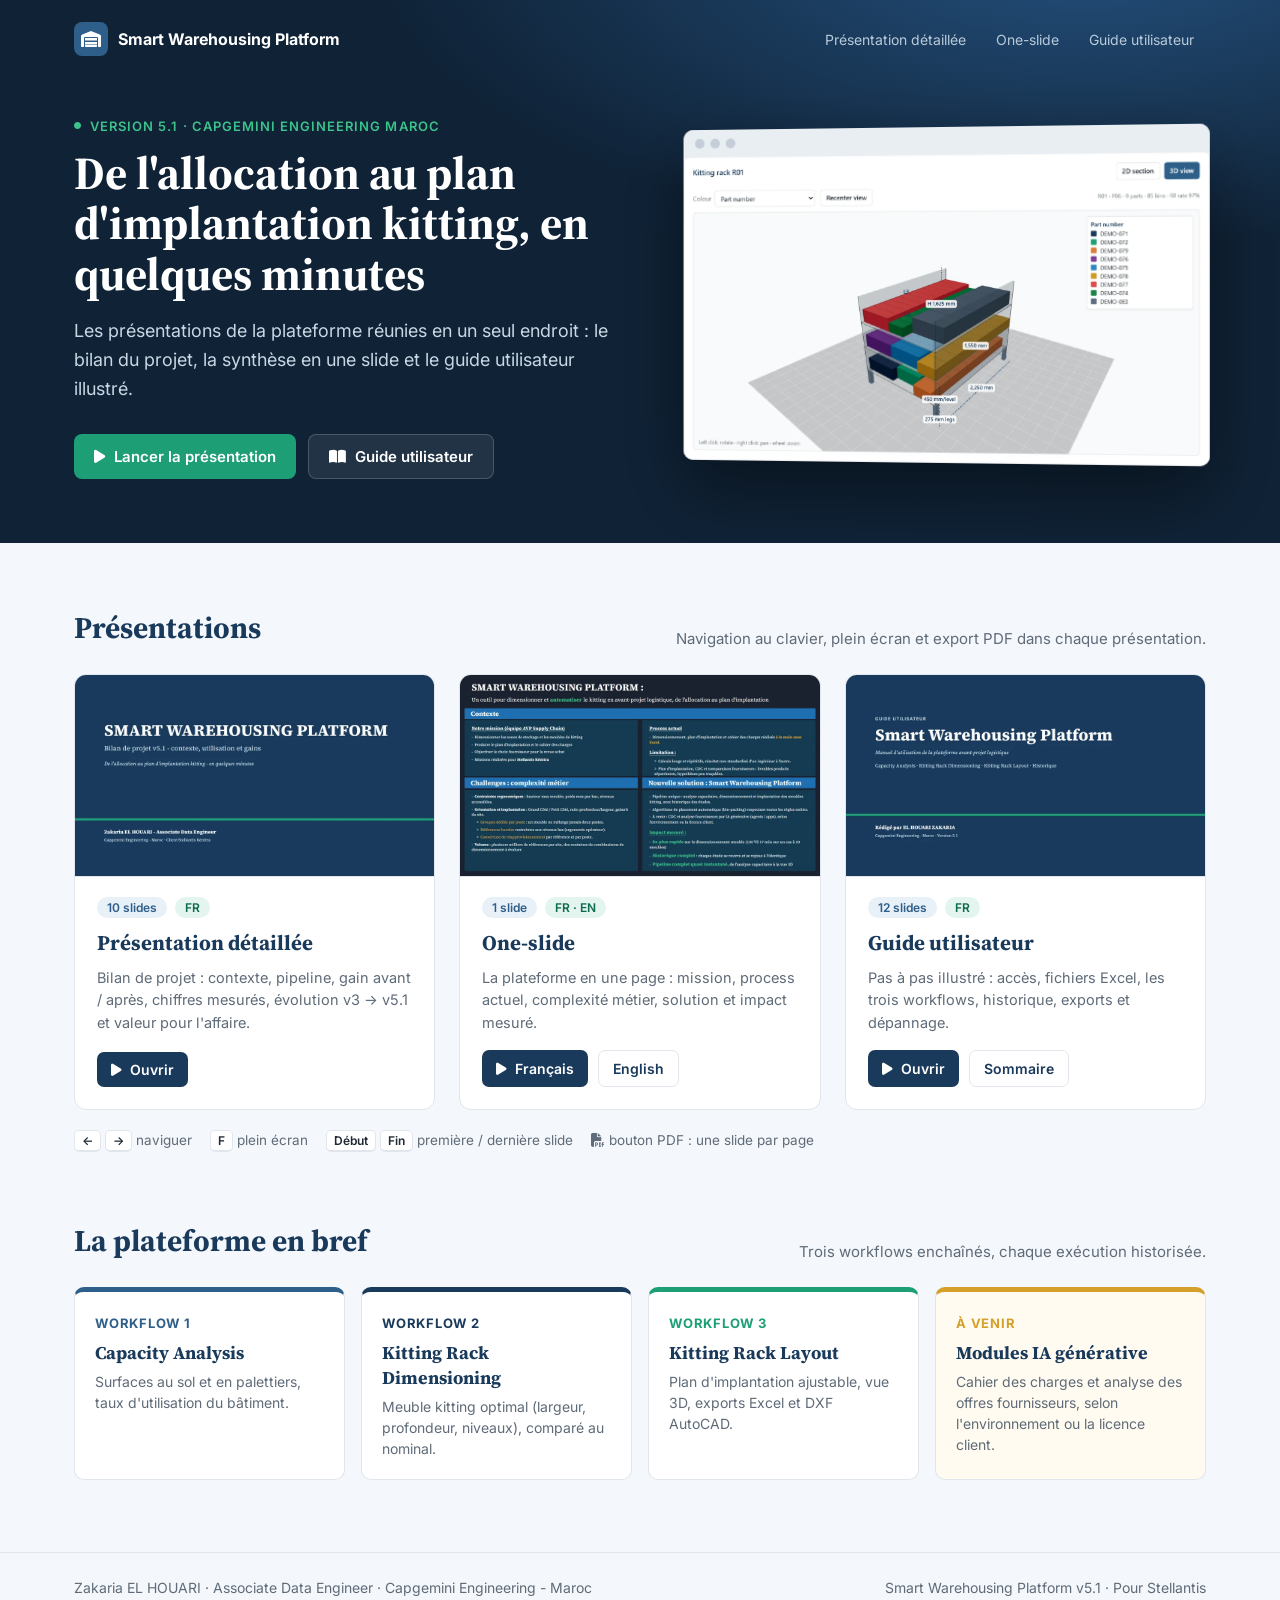
<file: index.html>
<!DOCTYPE html>
<html lang="fr">
<head>
  <meta charset="UTF-8">
  <meta name="viewport" content="width=device-width, initial-scale=1.0">
  <title>Smart Warehousing Platform v5.1 · Présentations</title>
  <meta name="description" content="Présentations de la Smart Warehousing Platform v5.1 : présentation détaillée, one-slide FR/EN et guide utilisateur.">
  <link rel="icon" href="assets/img/favicon.svg" type="image/svg+xml">
  <link rel="preconnect" href="https://fonts.googleapis.com">
  <link rel="preconnect" href="https://fonts.gstatic.com" crossorigin>
  <link href="https://fonts.googleapis.com/css2?family=Inter:wght@400;500;600;700&family=Source+Serif+4:wght@600;700&display=swap" rel="stylesheet">
  <link rel="stylesheet" href="https://cdnjs.cloudflare.com/ajax/libs/font-awesome/6.5.1/css/all.min.css">
  <link rel="stylesheet" href="assets/css/site.css">
</head>
<body>
  <header class="hero">
    <div class="wrap">
      <div class="hero-nav">
        <a class="logo" href="index.html"><span class="logo-mark"><i class="fas fa-warehouse"></i></span> Smart Warehousing Platform</a>
        <nav aria-label="Présentations">
          <a href="details.html">Présentation détaillée</a>
          <a href="one-slide.html">One-slide</a>
          <a href="guide.html">Guide utilisateur</a>
        </nav>
      </div>
      <div class="hero-grid">
        <div>
          <span class="eyebrow"><i class="fas fa-circle" style="font-size: 7px;"></i> Version 5.1 · Capgemini Engineering Maroc</span>
          <h1>De l'allocation au plan d'implantation kitting, en quelques minutes</h1>
          <p class="lead">Les présentations de la plateforme réunies en un seul endroit : le bilan du projet, la synthèse en une slide et le guide utilisateur illustré.</p>
          <div class="hero-actions">
            <a class="btn btn-primary" href="details.html"><i class="fas fa-play"></i> Lancer la présentation</a>
            <a class="btn btn-ghost" href="guide.html"><i class="fas fa-book-open"></i> Guide utilisateur</a>
          </div>
        </div>
        <div class="browser" aria-hidden="true">
          <div class="browser-bar"><i></i><i></i><i></i></div>
          <img src="assets/img/rack-3d.webp" alt="">
        </div>
      </div>
    </div>
  </header>

  <main>
    <section class="block" id="presentations">
      <div class="wrap">
        <div class="block-head">
          <h2>Présentations</h2>
          <p>Navigation au clavier, plein écran et export PDF dans chaque présentation.</p>
        </div>
        <div class="decks">
          <article class="deck-card">
            <a class="thumb" href="details.html"><img src="assets/img/thumb-details.webp" alt="Aperçu : présentation détaillée" loading="lazy"></a>
            <div class="deck-body">
              <div class="meta"><span class="pill">10 slides</span><span class="pill lang">FR</span></div>
              <h3>Présentation détaillée</h3>
              <p>Bilan de projet : contexte, pipeline, gain avant / après, chiffres mesurés, évolution v3 → v5.1 et valeur pour l'affaire.</p>
              <div class="deck-links"><a href="details.html"><i class="fas fa-play"></i> Ouvrir</a></div>
            </div>
          </article>
          <article class="deck-card">
            <a class="thumb" href="one-slide.html"><img src="assets/img/thumb-one-slide.webp" alt="Aperçu : one-slide" loading="lazy"></a>
            <div class="deck-body">
              <div class="meta"><span class="pill">1 slide</span><span class="pill lang">FR · EN</span></div>
              <h3>One-slide</h3>
              <p>La plateforme en une page : mission, process actuel, complexité métier, solution et impact mesuré.</p>
              <div class="deck-links"><a href="one-slide.html#1"><i class="fas fa-play"></i> Français</a><a class="alt" href="one-slide.html#2">English</a></div>
            </div>
          </article>
          <article class="deck-card">
            <a class="thumb" href="guide.html"><img src="assets/img/thumb-guide.webp" alt="Aperçu : guide utilisateur" loading="lazy"></a>
            <div class="deck-body">
              <div class="meta"><span class="pill">12 slides</span><span class="pill lang">FR</span></div>
              <h3>Guide utilisateur</h3>
              <p>Pas à pas illustré : accès, fichiers Excel, les trois workflows, historique, exports et dépannage.</p>
              <div class="deck-links"><a href="guide.html"><i class="fas fa-play"></i> Ouvrir</a><a class="alt" href="guide.html#2">Sommaire</a></div>
            </div>
          </article>
        </div>
        <div class="keys">
          <span><kbd>←</kbd> <kbd>→</kbd> naviguer</span>
          <span><kbd>F</kbd> plein écran</span>
          <span><kbd>Début</kbd> <kbd>Fin</kbd> première / dernière slide</span>
          <span><i class="fas fa-file-pdf"></i> bouton PDF : une slide par page</span>
        </div>
      </div>
    </section>

    <section class="block" id="pipeline">
      <div class="wrap">
        <div class="block-head">
          <h2>La plateforme en bref</h2>
          <p>Trois workflows enchaînés, chaque exécution historisée.</p>
        </div>
        <div class="flow">
          <div class="flow-item" style="--accent: var(--blue);"><span class="n">Workflow 1</span><h4>Capacity Analysis</h4><p>Surfaces au sol et en palettiers, taux d'utilisation du bâtiment.</p></div>
          <div class="flow-item" style="--accent: var(--navy);"><span class="n">Workflow 2</span><h4>Kitting Rack Dimensioning</h4><p>Meuble kitting optimal (largeur, profondeur, niveaux), comparé au nominal.</p></div>
          <div class="flow-item" style="--accent: var(--green);"><span class="n">Workflow 3</span><h4>Kitting Rack Layout</h4><p>Plan d'implantation ajustable, vue 3D, exports Excel et DXF AutoCAD.</p></div>
          <div class="flow-item future" style="--accent: var(--gold);"><span class="n">À venir</span><h4>Modules IA générative</h4><p>Cahier des charges et analyse des offres fournisseurs, selon l'environnement ou la licence client.</p></div>
        </div>
      </div>
    </section>
  </main>

  <footer class="site">
    <div class="wrap">
      <span>Zakaria EL HOUARI · Associate Data Engineer · Capgemini Engineering - Maroc</span>
      <span>Smart Warehousing Platform v5.1 · Pour Stellantis</span>
    </div>
  </footer>
</body>
</html>
</file>
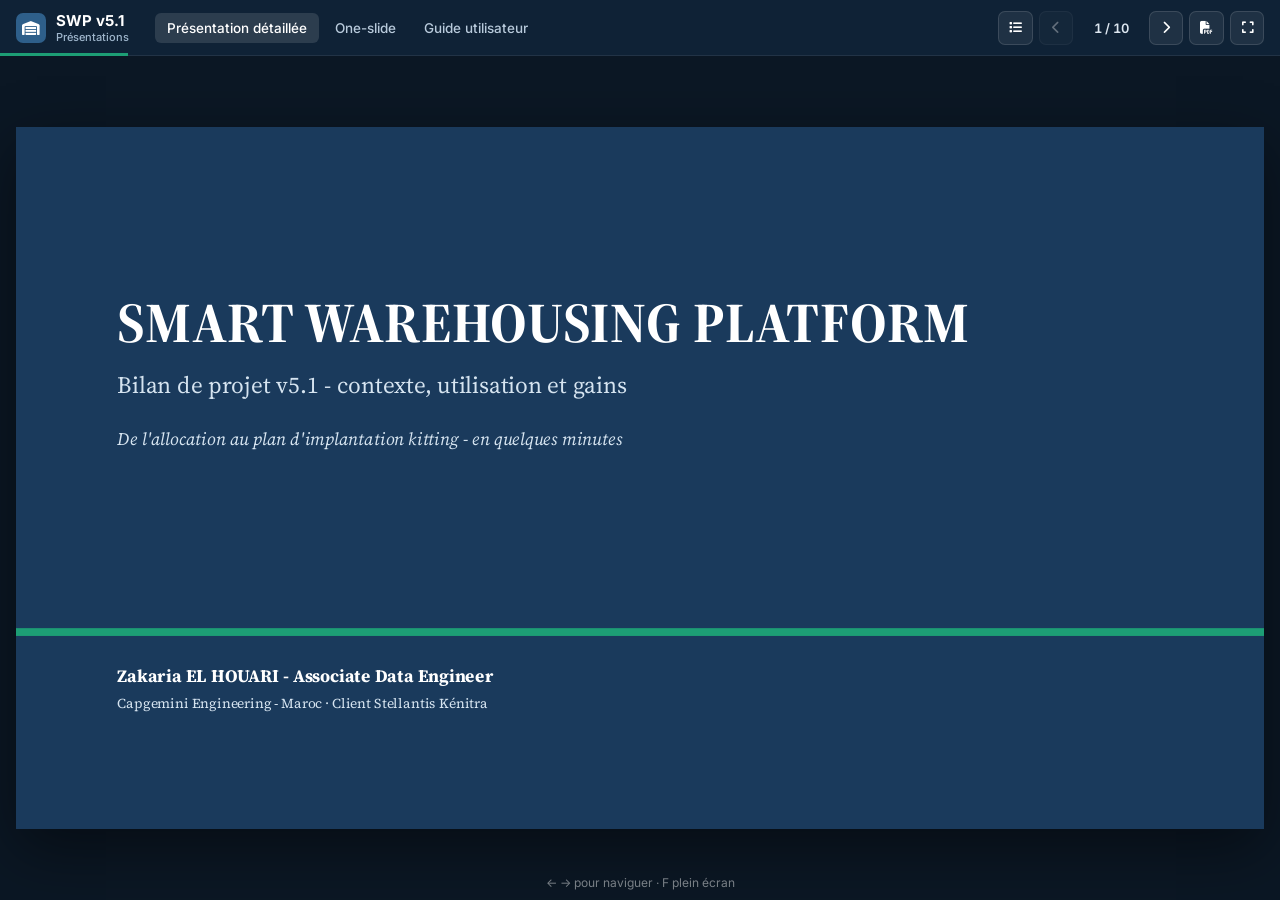
<file: details.html>
<!DOCTYPE html>
<html lang="fr">
<head>
  <meta charset="UTF-8">
  <meta name="viewport" content="width=device-width, initial-scale=1.0">
  <title>Présentation détaillée · Smart Warehousing Platform v5.1</title>
  <meta name="description" content="Bilan de projet v5.1 de la Smart Warehousing Platform : contexte, utilisation et gains.">
  <link rel="icon" href="assets/img/favicon.svg" type="image/svg+xml">
  <link rel="preconnect" href="https://fonts.googleapis.com">
  <link rel="preconnect" href="https://fonts.gstatic.com" crossorigin>
  <link href="https://fonts.googleapis.com/css2?family=Inter:wght@400;500;600;700&family=Source+Serif+4:ital,wght@0,400;0,600;0,700;1,400&display=swap" rel="stylesheet">
  <link rel="stylesheet" href="https://cdnjs.cloudflare.com/ajax/libs/font-awesome/6.5.1/css/all.min.css">
  <link rel="stylesheet" href="assets/css/deck.css">
</head>
<body>
  <header class="topbar">
    <a class="brand" href="index.html" title="Toutes les présentations">
      <span class="brand-mark"><i class="fas fa-warehouse"></i></span>
      <span>SWP v5.1<small>Présentations</small></span>
    </a>
    <nav class="deck-tabs" aria-label="Présentations">
      <a href="details.html" aria-current="page">Présentation détaillée</a>
      <a href="one-slide.html">One-slide</a>
      <a href="guide.html">Guide utilisateur</a>
    </nav>
    <div class="controls">
      <button class="ctl" id="menuBtn" aria-haspopup="true" aria-expanded="false" title="Liste des slides"><i class="fas fa-list"></i></button>
      <button class="ctl" id="prevBtn" title="Précédente (←)" aria-label="Slide précédente"><i class="fas fa-chevron-left"></i></button>
      <span class="counter" id="counter" aria-live="polite">1 / 10</span>
      <button class="ctl" id="nextBtn" title="Suivante (→)" aria-label="Slide suivante"><i class="fas fa-chevron-right"></i></button>
      <button class="ctl" id="printBtn" title="Imprimer / PDF"><i class="fas fa-file-pdf"></i></button>
      <button class="ctl" id="fullBtn" title="Plein écran (F)"><i class="fas fa-expand"></i></button>
    </div>
    <nav class="slide-menu" id="slideMenu" hidden aria-label="Slides"></nav>
    <div class="progress" id="progress"></div>
  </header>

  <main class="viewport">
    <div class="stage">

      <!-- 1 · Couverture -->
      <section class="slide cover" data-title="Smart Warehousing Platform">
        <div class="cover-inner">
          <h1>SMART WAREHOUSING PLATFORM</h1>
          <p class="sub">Bilan de projet v5.1 - contexte, utilisation et gains</p>
          <p class="tagline">De l'allocation au plan d'implantation kitting - en quelques minutes</p>
        </div>
        <div class="cover-rule"></div>
        <div class="cover-by">
          <strong>Zakaria EL HOUARI - Associate Data Engineer</strong>
          <span>Capgemini Engineering - Maroc · Client Stellantis Kénitra</span>
        </div>
      </section>

      <!-- 2 · Contexte -->
      <section class="slide" data-title="Contexte global">
        <header class="sl-head"><div><h2>Contexte global</h2><p>Le kitting en avant-projet logistique</p></div></header>
        <div class="sl-body">
          <p class="lead">Capgemini Engineering Maroc, service Supply Chain, réalise des missions d'avant-projet (AVP) logistique pour Stellantis Kénitra : 60 véh/h, 22,5 h de production par jour.</p>
          <div class="grid-2" style="grid-auto-rows: 168px;">
            <div class="card a-blue"><h3>Qu'est-ce que le kitting ?</h3><p>Des meubles préparés en amont des postes de montage : les références sont groupées par poste et livrées prêtes à l'emploi en bord de ligne.</p></div>
            <div class="card a-gold"><h3>L'enjeu du dimensionnement</h3><p>Trouver le juste dimensionnement des meubles : ni rupture d'approvisionnement poste, ni surface d'entrepôt gaspillée.</p></div>
            <div class="card a-red"><h3>Un processus resté manuel</h3><p>Dimensionnement empirique sous Excel, CDC rédigé à la main (plusieurs jours), analyse d'offres fournisseurs manuelle (demi-journée par appel d'offres).</p></div>
            <div class="card a-navy"><h3>La question posée au projet</h3><p>Comment transformer ce processus manuel en une chaîne automatisée, optimale et traçable, sans changer les fichiers Excel utilisés sur le terrain ?</p></div>
          </div>
        </div>
        <footer class="sl-foot"><span>Smart Warehousing Platform - Capgemini Engineering Maroc · Pour Stellantis</span><span>2</span></footer>
      </section>

      <!-- 3 · Notre réponse -->
      <section class="slide" data-title="Notre réponse">
        <header class="sl-head"><div><h2>Notre réponse</h2><p>Un pipeline unique, de l'allocation au plan d'implantation kitting</p></div></header>
        <div class="sl-body center">
          <div class="pipeline">
            <div class="card top a-blue"><div class="num">1</div><h3>Capacity<br>Analysis</h3><p>Surfaces sol<br>&amp; palettiers</p></div>
            <i class="fas fa-caret-right chev"></i>
            <div class="card top a-navy"><div class="num">2</div><h3>Kitting Rack<br>Dimensioning</h3><p>Meuble kitting optimal,<br>comparé au nominal</p></div>
            <i class="fas fa-caret-right chev"></i>
            <div class="card top a-green"><div class="num">3</div><h3>Kitting Rack<br>Layout</h3><p>Plan d'implantation, vue 3D,<br>exports Excel &amp; DXF</p></div>
          </div>
          <p class="caption" style="margin-top: 36px;">Les données circulent d'un domaine à l'autre automatiquement - chaque exécution est conservée avec son fichier et ses paramètres.</p>
        </div>
        <footer class="sl-foot"><span>Smart Warehousing Platform - Capgemini Engineering Maroc · Pour Stellantis</span><span>3</span></footer>
      </section>

      <!-- 4 · Utilisation -->
      <section class="slide" data-title="Utilisation">
        <header class="sl-head"><div><h2>Utilisation</h2><p>Trois workflows enchaînés, du fichier d'allocation au plan d'implantation</p></div></header>
        <div class="sl-body" style="padding-top: 38px;">
          <div class="grid-2" style="grid-auto-rows: 162px; gap: 24px 28px;">
            <div class="card a-blue"><h3>1.&nbsp; Capacity Analysis</h3><p>Charge le classeur capacitaire du site, calcule les surfaces au sol et en palettiers et le taux d'utilisation du bâtiment en quelques secondes.</p></div>
            <div class="card a-navy"><h3>2.&nbsp; Kitting Rack Dimensioning</h3><p>Cherche la largeur, la profondeur et le nombre de niveaux optimaux du meuble kitting et chiffre le gain face au meuble nominal.</p></div>
            <div class="card a-green"><h3>3.&nbsp; Kitting Rack Layout</h3><p>Place chaque référence dans les meubles kitting : plan d'implantation ajustable, vue 3D, exports Excel et DXF AutoCAD.</p></div>
            <div class="card a-gold"><span class="tag">À venir</span><h3>Modules IA générative</h3><p>Rédaction du cahier des charges et analyse des offres fournisseurs : à développer dès que l'environnement ou la licence client le permet (agents / apps d'IA générative).</p></div>
          </div>
          <div class="notice" style="margin-top: 24px;">
            <h3>Guide utilisateur complet disponible</h3>
            <p>Pas à pas illustré des 3 workflows, historique, préparation des fichiers Excel, exports et dépannage : <a href="guide.html" style="color: var(--blue); font-weight: 600;">ouvrir le guide utilisateur</a>.</p>
          </div>
        </div>
        <footer class="sl-foot"><span>Smart Warehousing Platform - Capgemini Engineering Maroc · Pour Stellantis</span><span>4</span></footer>
      </section>

      <!-- 5 · Avant / après -->
      <section class="slide" data-title="État avant / après">
        <header class="sl-head"><div><h2>État avant / après</h2><p>Gain de temps mesuré sur le dimensionnement des meubles</p></div></header>
        <div class="sl-body center">
          <div class="ba">
            <div class="card top a-red">
              <h3>AVANT · processus manuel</h3>
              <div class="ba-item"><strong>Saisie manuelle des données</strong><span>Fichier Excel brut - 15 min</span></div>
              <div class="ba-item"><strong>Conception meuble manuelle</strong><span>Règles poids/dimension au jugement - 12 min × N meubles</span></div>
              <div class="ba-item"><strong>Contrôle + corrections</strong><span>Boucle d'erreurs, livraison non structurée - retours fréquents</span></div>
              <p class="total">TOTAL : 15 + 12 × N min<small>croît avec le nombre de meubles</small></p>
            </div>
            <i class="fas fa-arrow-right chev"></i>
            <div class="card top a-green">
              <h3>APRÈS · Smart Warehousing Platform</h3>
              <div class="ba-item"><strong>Saisie feuille INPUT</strong><span>Fichier .xlsx / .xlsm inchangé - 15 min</span></div>
              <div class="ba-item"><strong>Valider &amp; exporter</strong><span>1 clic, macro automatique - ~1 min</span></div>
              <div class="ba-item"><strong>Optimisation FFD + schémas + export</strong><span>Plateforme, fichier de sortie prêt - ~1 min</span></div>
              <p class="total">TOTAL : ~17 min (FIXE)<small>indépendant du nombre de meubles</small></p>
            </div>
          </div>
          <p class="ba-foot">Sur un cas à 10 meubles : 135 min → 17 min, soit environ 8× plus rapide - et l'écart se creuse avec le nombre de meubles.</p>
        </div>
        <footer class="sl-foot"><span>Smart Warehousing Platform - Capgemini Engineering Maroc · Pour Stellantis</span><span>5</span></footer>
      </section>

      <!-- 6 · Chiffres mesurés -->
      <section class="slide" data-title="Chiffres mesurés">
        <header class="sl-head"><div><h2>Chiffres mesurés</h2><p>Sur les données réelles du site - poste i5-8365U, 8 Go RAM, sans GPU</p></div></header>
        <div class="sl-body center">
          <div class="grid-3" style="gap: 26px;">
            <div class="card top a-green stat"><div class="big">&lt; 4 s</div><h4>Pipeline complet</h4><p>Les 3 workflows : de l'analyse capacitaire à la vue 3D</p></div>
            <div class="card top a-gold stat"><div class="big">0,06 - 0,8 s</div><h4>Recherche de dimensionnement</h4><p>Des centaines de configurations de meuble évaluées sur les fichiers réels</p></div>
            <div class="card top a-navy stat"><div class="big">337 tests</div><h4>Suite de validation</h4><p>Gate bloquant en intégration continue · 96 % de couverture, parité des calculs vérifiée</p></div>
          </div>
        </div>
        <footer class="sl-foot"><span>Smart Warehousing Platform - Capgemini Engineering Maroc · Pour Stellantis</span><span>6</span></footer>
      </section>

      <!-- 7 · Évolution -->
      <section class="slide" data-title="Évolution du projet">
        <header class="sl-head"><div><h2>Évolution du projet</h2><p>Trois versions, une même base métier consolidée</p></div></header>
        <div class="sl-body center">
          <div class="evo">
            <div class="card top a-blue"><span class="ver">v3</span><h3>Logique de placement affinée</h3><p>Orientation Grand Côté par défaut, gestion des couloirs par l'ingénieur, couverture calculée en sortie plutôt qu'en entrée.</p></div>
            <i class="fas fa-caret-right chev"></i>
            <div class="card top a-navy"><span class="ver">v4</span><h3>FastAPI + React - industrialisation</h3><p>Même moteur métier, interface modernisée en domaines, déploiement Azure avec CI/CD.</p></div>
            <i class="fas fa-caret-right chev"></i>
            <div class="card top a-green"><span class="ver">v5.1</span><h3>Version interne - persistance</h3><p>Cœur métier v6 en anglais, base PostgreSQL : fichiers, paramètres et résultats conservés par utilisateur, historique des exécutions. Version présentée aujourd'hui.</p></div>
          </div>
          <p class="caption" style="margin-top: 28px;">Le moteur de placement (règles, algorithme FFD) donne les mêmes résultats de v3 à v5.1 - parité vérifiée par tests ; l'interface et la persistance ont évolué.</p>
        </div>
        <footer class="sl-foot"><span>Smart Warehousing Platform - Capgemini Engineering Maroc · Pour Stellantis</span><span>7</span></footer>
      </section>

      <!-- 8 · Livrable industrialisé -->
      <section class="slide" data-title="Un livrable industrialisé">
        <header class="sl-head"><div><h2>Un livrable industrialisé</h2><p>Pas un prototype - une plateforme testée, sécurisée et persistante</p></div></header>
        <div class="sl-body" style="padding-top: 44px;">
          <div class="grid-2" style="grid-auto-rows: 178px; gap: 26px 28px;">
            <div class="card a-green"><h3><i class="fas fa-file-circle-check" style="color: var(--green);"></i>&nbsp; Contrôle des données entrantes</h3><p>Si un fichier Excel est incomplet, l'utilisateur reçoit un message clair et peut télécharger le modèle. Les fichiers clients en français restent acceptés.</p></div>
            <div class="card a-blue"><h3><i class="fas fa-lock" style="color: var(--blue);"></i>&nbsp; Accès sécurisé</h3><p>Authentification par code à usage unique envoyé sur l'e-mail professionnel. Seuls les domaines autorisés (Capgemini, Stellantis) peuvent se connecter.</p></div>
            <div class="card a-navy"><h3><i class="fas fa-code-branch" style="color: var(--navy);"></i>&nbsp; Intégration continue</h3><p>GitHub Actions : chaque modification passe par 337 tests automatisés, sur une vraie base PostgreSQL, avant d'être intégrée.</p></div>
            <div class="card a-gold"><h3><i class="fas fa-database" style="color: var(--gold);"></i>&nbsp; Persistance &amp; historique</h3><p>Fichiers, paramètres et résultats sont conservés en base, par utilisateur. Chaque étude se rouvre depuis l'historique et les jeux de paramètres se réutilisent.</p></div>
          </div>
        </div>
        <footer class="sl-foot"><span>Smart Warehousing Platform - Capgemini Engineering Maroc · Pour Stellantis</span><span>8</span></footer>
      </section>

      <!-- 9 · Valeur -->
      <section class="slide" data-title="La valeur pour l'affaire">
        <header class="sl-head"><div><h2>La valeur pour l'affaire</h2><p>Temps, standardisation, traçabilité, différenciation</p></div></header>
        <div class="sl-body" style="padding-top: 40px;">
          <div class="grid-2" style="grid-auto-rows: 194px; gap: 28px;">
            <div class="card filled"><h3><i class="fas fa-stopwatch"></i>&nbsp; Temps</h3><p>Le dimensionnement passe d'un temps qui croît avec le nombre de meubles à un temps fixe d'environ 17 minutes - facteur 8 mesuré sur un cas à 10 meubles.</p></div>
            <div class="card filled"><h3><i class="fas fa-ruler-combined"></i>&nbsp; Standardisation</h3><p>Même méthode, mêmes hypothèses, mêmes livrables d'une affaire à l'autre - quel que soit l'ingénieur qui la conduit.</p></div>
            <div class="card filled"><h3><i class="fas fa-clock-rotate-left"></i>&nbsp; Traçabilité</h3><p>Chaque exécution est historisée avec son fichier et ses paramètres : la configuration retenue, le gain chiffré et les hypothèses se retrouvent et se rejouent.</p></div>
            <div class="card filled"><h3><i class="fas fa-star"></i>&nbsp; Différenciation</h3><p>Un avant-projet avec meuble optimal, plan d'implantation 3D et export AutoCAD générés en une session, c'est un niveau de maturité visible pour le client.</p></div>
          </div>
        </div>
        <footer class="sl-foot"><span>Smart Warehousing Platform - Capgemini Engineering Maroc · Pour Stellantis</span><span>9</span></footer>
      </section>

      <!-- 10 · Conclusion -->
      <section class="slide cover closing" data-title="Conclusion">
        <div class="cover-inner" style="top: 196px;">
          <h1>Un processus manuel devenu<br>un pipeline automatisé, optimal et traçable.</h1>
          <div class="chips">
            <span>Capacity Analysis</span><span>Kitting Rack Dimensioning</span><span>Kitting Rack Layout</span><span>Historique</span>
          </div>
        </div>
        <div class="cover-rule" style="top: 498px;"></div>
        <div class="cover-by" style="top: 534px;">
          <strong>Merci de votre attention</strong>
          <span>Zakaria EL HOUARI · Capgemini Engineering - Maroc</span>
        </div>
      </section>

    </div>
    <p class="hint">← → pour naviguer · F plein écran</p>
  </main>

  <script src="assets/js/deck.js"></script>
</body>
</html>
</file>
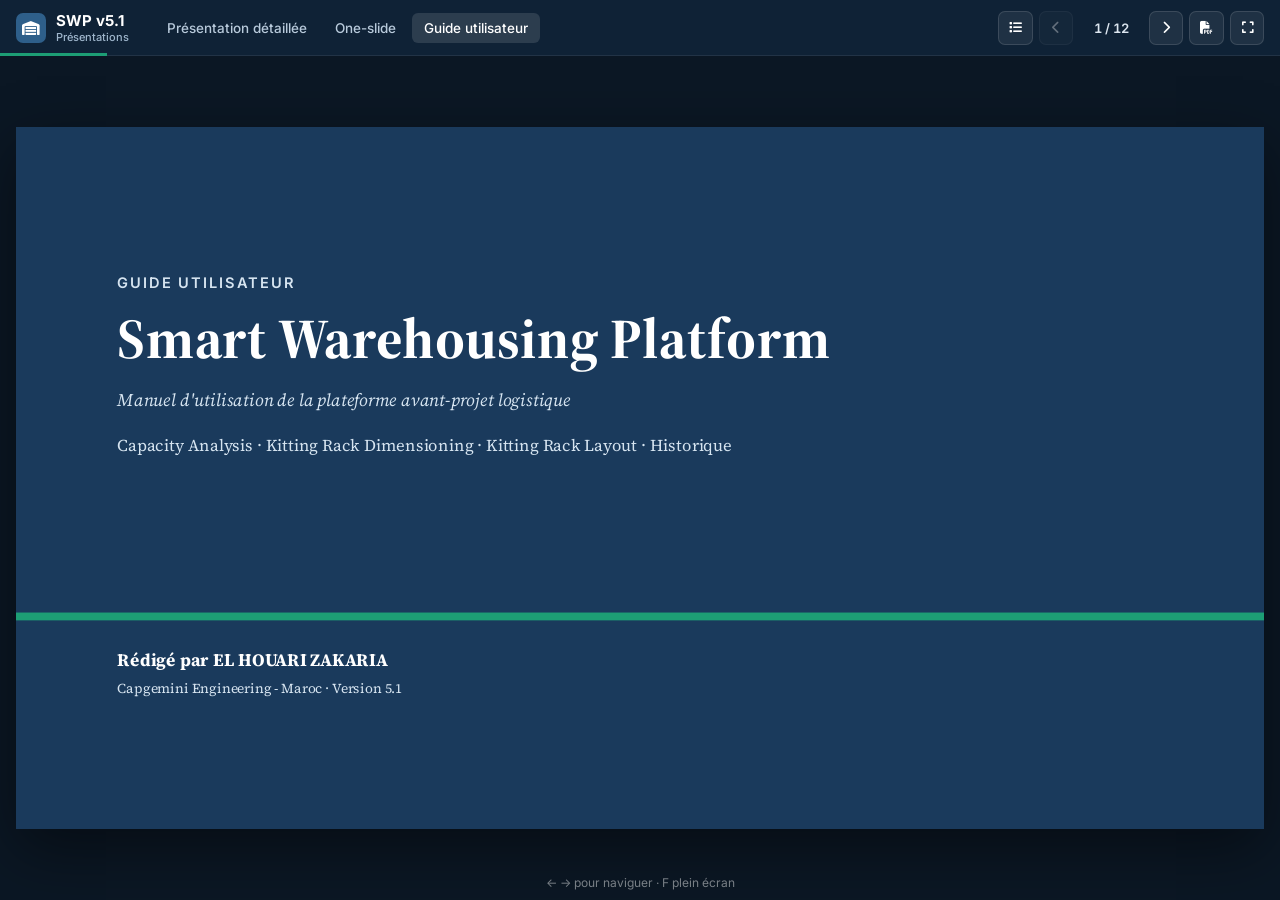
<file: guide.html>
<!DOCTYPE html>
<html lang="fr">
<head>
  <meta charset="UTF-8">
  <meta name="viewport" content="width=device-width, initial-scale=1.0">
  <title>Guide utilisateur · Smart Warehousing Platform v5.1</title>
  <meta name="description" content="Guide utilisateur illustré de la Smart Warehousing Platform v5.1 : accès, fichiers Excel, workflows, historique, exports.">
  <link rel="icon" href="assets/img/favicon.svg" type="image/svg+xml">
  <link rel="preconnect" href="https://fonts.googleapis.com">
  <link rel="preconnect" href="https://fonts.gstatic.com" crossorigin>
  <link href="https://fonts.googleapis.com/css2?family=Inter:wght@400;500;600;700&family=JetBrains+Mono:wght@500&family=Source+Serif+4:ital,wght@0,400;0,600;0,700;1,400&display=swap" rel="stylesheet">
  <link rel="stylesheet" href="https://cdnjs.cloudflare.com/ajax/libs/font-awesome/6.5.1/css/all.min.css">
  <link rel="stylesheet" href="assets/css/deck.css">
</head>
<body>
  <header class="topbar">
    <a class="brand" href="index.html" title="Toutes les présentations">
      <span class="brand-mark"><i class="fas fa-warehouse"></i></span>
      <span>SWP v5.1<small>Présentations</small></span>
    </a>
    <nav class="deck-tabs" aria-label="Présentations">
      <a href="details.html">Présentation détaillée</a>
      <a href="one-slide.html">One-slide</a>
      <a href="guide.html" aria-current="page">Guide utilisateur</a>
    </nav>
    <div class="controls">
      <button class="ctl" id="menuBtn" aria-haspopup="true" aria-expanded="false" title="Liste des slides"><i class="fas fa-list"></i></button>
      <button class="ctl" id="prevBtn" title="Précédente (←)" aria-label="Slide précédente"><i class="fas fa-chevron-left"></i></button>
      <span class="counter" id="counter" aria-live="polite">1 / 12</span>
      <button class="ctl" id="nextBtn" title="Suivante (→)" aria-label="Slide suivante"><i class="fas fa-chevron-right"></i></button>
      <button class="ctl" id="printBtn" title="Imprimer / PDF"><i class="fas fa-file-pdf"></i></button>
      <button class="ctl" id="fullBtn" title="Plein écran (F)"><i class="fas fa-expand"></i></button>
    </div>
    <nav class="slide-menu" id="slideMenu" hidden aria-label="Slides"></nav>
    <div class="progress" id="progress"></div>
  </header>

  <main class="viewport">
    <div class="stage">

      <!-- 1 · Couverture -->
      <section class="slide cover" data-title="Guide utilisateur">
        <div class="cover-inner" style="top: 150px;">
          <p class="kicker">GUIDE UTILISATEUR</p>
          <h1>Smart Warehousing Platform</h1>
          <p class="tagline" style="margin-top: 18px;">Manuel d'utilisation de la plateforme avant-projet logistique</p>
          <p class="sub" style="font-size: 17px; margin-top: 22px;">Capacity Analysis · Kitting Rack Dimensioning · Kitting Rack Layout · Historique</p>
        </div>
        <div class="cover-rule" style="top: 498px;"></div>
        <div class="cover-by" style="top: 534px;">
          <strong>Rédigé par EL HOUARI ZAKARIA</strong>
          <span>Capgemini Engineering - Maroc · Version 5.1</span>
        </div>
      </section>

      <!-- 2 · Sommaire -->
      <section class="slide" data-title="Sommaire">
        <header class="sl-head"><div><h2>Sommaire</h2></div></header>
        <div class="sl-body" style="padding-top: 30px;">
          <ol class="toc">
            <li><b>1.</b><a href="#3">À propos de la plateforme</a><span>p. 3</span></li>
            <li><b>2.</b><a href="#4">Accès &amp; repères d'interface</a><span>p. 4</span></li>
            <li><b>3.</b><a href="#5">Préparer les fichiers Excel</a><span>p. 5</span></li>
            <li><b>4.</b><a href="#6">Domaine 1 - Capacity Analysis</a><span>p. 6</span></li>
            <li><b>5.</b><a href="#7">Domaine 2 - Kitting Rack Dimensioning</a><span>p. 7</span></li>
            <li><b>6.</b><a href="#8">Domaine 3 - Kitting Rack Layout (implantation, 3D)</a><span>p. 8-9</span></li>
            <li><b>7.</b><a href="#10">Historique, jeux de paramètres &amp; exports</a><span>p. 10-11</span></li>
            <li><b>8.</b><a href="#12">Dépannage &amp; glossaire</a><span>p. 12</span></li>
          </ol>
        </div>
        <footer class="sl-foot"><span>Guide utilisateur - Smart Warehousing Platform · EL HOUARI ZAKARIA</span><span>2</span></footer>
      </section>

      <!-- 3 · À propos -->
      <section class="slide" data-title="À propos de la plateforme">
        <header class="sl-head"><span class="badge-sq">1</span><div><h2>À propos de la plateforme</h2><p>Ce que l'outil fait, et dans quel ordre</p></div></header>
        <div class="sl-body center">
          <p class="lead">La plateforme couvre l'avant-projet logistique en trois workflows enchaînés. Chaque exécution est enregistrée (fichier, paramètres, résultats) et se rouvre depuis l'historique.</p>
          <div class="pipeline" style="margin-top: 18px;">
            <div class="card top a-blue" style="min-height: 250px;"><div class="num" style="border-radius: 50%; width: 58px; height: 58px; font-size: 24px;">1</div><h3>Capacity Analysis</h3><p>Calcule les surfaces de stockage au sol et en palettiers à partir du classeur capacitaire.</p></div>
            <i class="fas fa-caret-right chev"></i>
            <div class="card top a-navy" style="min-height: 250px;"><div class="num" style="border-radius: 50%; width: 58px; height: 58px; font-size: 24px;">2</div><h3>Kitting Rack Dimensioning</h3><p>Cherche la largeur, la profondeur et le nombre de niveaux optimaux du meuble kitting.</p></div>
            <i class="fas fa-caret-right chev"></i>
            <div class="card top a-green" style="min-height: 250px;"><div class="num" style="border-radius: 50%; width: 58px; height: 58px; font-size: 24px;">3</div><h3>Kitting Rack Layout</h3><p>Place chaque référence dans les meubles kitting : plan d'implantation, vue 3D, Excel et DXF.</p></div>
          </div>
        </div>
        <footer class="sl-foot"><span>Guide utilisateur - Smart Warehousing Platform · EL HOUARI ZAKARIA</span><span>3</span></footer>
      </section>

      <!-- 4 · Accès -->
      <section class="slide" data-title="Accès & repères d'interface">
        <header class="sl-head"><span class="badge-sq">2</span><div><h2>Accès &amp; repères d'interface</h2><p>Se connecter et s'orienter</p></div></header>
        <div class="sl-body">
          <div class="split">
            <div>
              <div class="steps">
                <div class="st"><span class="dot">1</span><div><h4>Ouvrir la plateforme dans le navigateur</h4><p>Adresse fournie par l'équipe.</p></div></div>
                <div class="st"><span class="dot">2</span><div><h4>Saisir l'e-mail professionnel</h4><p>Domaine autorisé requis, puis « Get a sign-in code ».</p></div></div>
                <div class="st"><span class="dot">3</span><div><h4>Saisir le code à 6 chiffres</h4><p>Reçu par e-mail, puis « Sign in ».</p></div></div>
                <div class="st"><span class="dot">4</span><div><h4>Naviguer via le menu latéral</h4><p>Home, les 3 workflows et « History » ; « Sign out » en bas.</p></div></div>
              </div>
              <div class="callout a-green"><h4>Bon à savoir</h4><p>Tout est enregistré en base, par utilisateur : fichiers, paramètres et résultats se retrouvent dans « History ».</p></div>
            </div>
            <div class="shots pair">
              <img class="shot" src="assets/img/login-email.webp" alt="Écran de connexion : saisie de l'e-mail professionnel">
              <img class="shot" src="assets/img/login-code.webp" alt="Écran de connexion : saisie du code reçu par e-mail">
            </div>
          </div>
        </div>
        <footer class="sl-foot"><span>Guide utilisateur - Smart Warehousing Platform · EL HOUARI ZAKARIA</span><span>4</span></footer>
      </section>

      <!-- 5 · Fichiers Excel -->
      <section class="slide" data-title="Préparer les fichiers Excel">
        <header class="sl-head"><span class="badge-sq">3</span><div><h2>Préparer les fichiers Excel</h2><p>Deux fichiers, des colonnes attendues</p></div></header>
        <div class="sl-body" style="padding-top: 28px;">
          <p class="lead" style="font-size: 16px; margin-bottom: 22px;">Chaque workflow propose son modèle (lien « Download the … template »). Les fichiers clients en français restent acceptés : la correspondance des colonnes s'affiche dans « Column mapping ».</p>
          <div class="grid-2" style="gap: 26px;">
            <div class="card a-blue" style="min-height: 330px;">
              <h3>Classeur capacitaire - feuille « OUTPUT »</h3>
              <p style="color: var(--muted);">Une ligne par référence à stocker.</p>
              <ul class="chips-list">
                <li><code>Références</code><code>Désignation</code><code>Typologie emballage</code></li>
                <li><code>Longueur (mm)</code><code>Largeur (mm)</code><code>Hauteur (mm)</code><code>Gerbabilité</code></li>
                <li><code>% Monte</code><code>Nbr de pièces (SNP)</code><code>Simul Nbr jours de stock</code></li>
                <li class="opt"><code>Sol/Palettier (prioritaire)</code><code>Piles par file</code></li>
              </ul>
            </div>
            <div class="card a-navy" style="min-height: 330px;">
              <h3>Fichier d'affectation - feuille « Affectation »</h3>
              <p style="color: var(--muted);">Une ligne par référence affectée à un poste (workflows 2 et 3).</p>
              <ul class="chips-list">
                <li><code>POSTE</code><code>Références</code><code>Désignation</code><code>Type Emballage</code></li>
                <li><code>Longueur</code><code>Largeur</code><code>Hauteur</code><code>Nbr pcs/Emb</code><code>Coeff</code></li>
                <li><code>Poids</code><code>Poids Réel</code><code>Taux de Monte</code></li>
                <li class="opt"><code>Orientation</code><code>Nb couloirs</code><code>Couverture cible (min)</code></li>
              </ul>
            </div>
          </div>
        </div>
        <footer class="sl-foot"><span>Guide utilisateur - Smart Warehousing Platform · EL HOUARI ZAKARIA</span><span>5</span></footer>
      </section>

      <!-- 6 · Capacity Analysis -->
      <section class="slide" data-title="Capacity Analysis">
        <header class="sl-head"><span class="badge-sq">4</span><div><h2>Capacity Analysis</h2><p>Obtenir les surfaces au sol &amp; en palettiers</p></div></header>
        <div class="sl-body">
          <div class="split">
            <div>
              <div class="steps">
                <div class="st"><span class="dot">1</span><div><h4>Charger le classeur capacitaire (OUTPUT)</h4><p>Glisser-déposer, ou réutiliser le fichier stocké.</p></div></div>
                <div class="st"><span class="dot">2</span><div><h4>Choisir un jeu de paramètres</h4><p>Production, bâtiment, manutention, palettiers…</p></div></div>
                <div class="st"><span class="dot">3</span><div><h4>Cliquer « Run Capacity Analysis »</h4><p>Résultat en quelques secondes, enregistré.</p></div></div>
                <div class="st"><span class="dot">4</span><div><h4>Parcourir les 3 étapes</h4><p>Input Data · Capacity Engine · Surfaces &amp; KPI.</p></div></div>
              </div>
              <div class="callout a-gold"><h4>Résultat clé</h4><p>« Building utilisation » compare la surface majorée (« With overhead ») à la surface du bâtiment : elle indique si la zone tient dans l'enveloppe.</p></div>
            </div>
            <div class="shots"><img class="shot" src="assets/img/capacity-kpi.webp" alt="Capacity Analysis, étape Surfaces &amp; KPI"></div>
          </div>
        </div>
        <footer class="sl-foot"><span>Guide utilisateur - Smart Warehousing Platform · EL HOUARI ZAKARIA</span><span>6</span></footer>
      </section>

      <!-- 7 · Kitting Rack Dimensioning -->
      <section class="slide" data-title="Kitting Rack Dimensioning">
        <header class="sl-head"><span class="badge-sq">5</span><div><h2>Kitting Rack Dimensioning</h2><p>Trouver le meuble kitting optimal</p></div></header>
        <div class="sl-body">
          <div class="split">
            <div>
              <div class="steps">
                <div class="st"><span class="dot">1</span><div><h4>Charger le fichier d'affectation</h4><p>Feuille « Affectation », commune avec le Layout.</p></div></div>
                <div class="st"><span class="dot">2</span><div><h4>Régler l'espace de recherche</h4><p>Search space, structure, ergonomie, scoring…</p></div></div>
                <div class="st"><span class="dot">3</span><div><h4>Cliquer « Run Kitting Rack Dimensioning »</h4><p>Des centaines de configurations évaluées.</p></div></div>
                <div class="st"><span class="dot">4</span><div><h4>Comparer au nominal</h4><p>Le bloc « Nominal vs optimal » chiffre le gain.</p></div></div>
              </div>
              <div class="callout a-green"><h4>Étape suivante</h4><p>« Use in Kitting Rack Layout » ouvre le Layout prérempli avec l'optimum ; « Excel report » exporte le détail.</p></div>
            </div>
            <div class="shots"><img class="shot" src="assets/img/dimensioning-optimum.webp" alt="Kitting Rack Dimensioning, étape Optimum &amp; Report"></div>
          </div>
        </div>
        <footer class="sl-foot"><span>Guide utilisateur - Smart Warehousing Platform · EL HOUARI ZAKARIA</span><span>7</span></footer>
      </section>

      <!-- 8 · Kitting Rack Layout - Implantation -->
      <section class="slide" data-title="Kitting Rack Layout - Implantation">
        <header class="sl-head"><span class="badge-sq">6</span><div><h2>Kitting Rack Layout - Implantation</h2><p>Plan de localisation et ajustements</p></div></header>
        <div class="sl-body">
          <div class="split">
            <div>
              <div class="steps">
                <div class="st"><span class="dot">1</span><div><h4>Cliquer « Run Kitting Rack Layout »</h4><p>Les références sont réparties dans les meubles.</p></div></div>
                <div class="st"><span class="dot">2</span><div><h4>Consulter le plan de localisation</h4><p>Étape « Layout Engine » : côté, couloirs, couverture.</p></div></div>
                <div class="st"><span class="dot">3</span><div><h4>Ajuster le côté ou les couloirs</h4><p>Puis « Recompute layout ».</p></div></div>
                <div class="st"><span class="dot">4</span><div><h4>Contrôler les objectifs</h4><p>Remplissage et contraintes respectées.</p></div></div>
              </div>
              <div class="callout a-green"><h4>Bon à savoir</h4><p>Chaque recalcul crée une nouvelle exécution sur le même fichier : l'original reste dans l'historique.</p></div>
            </div>
            <div class="shots" style="justify-content: center;"><img class="shot" src="assets/img/layout-plan-editor.webp" alt="Plan de localisation avec ajustement des couloirs et du côté"></div>
          </div>
        </div>
        <footer class="sl-foot"><span>Guide utilisateur - Smart Warehousing Platform · EL HOUARI ZAKARIA</span><span>8</span></footer>
      </section>

      <!-- 9 · Kitting Rack Layout - 3D & KPI -->
      <section class="slide" data-title="Kitting Rack Layout - 3D & KPI">
        <header class="sl-head"><span class="badge-sq">6</span><div><h2>Kitting Rack Layout - 3D &amp; KPI</h2><p>Visualiser et exporter l'implantation</p></div></header>
        <div class="sl-body">
          <div class="split">
            <div>
              <div class="steps">
                <div class="st"><span class="dot">1</span><div><h4>Ouvrir l'étape « 3D Layout &amp; KPI »</h4><p>Surface, volume, remplissage, couverture.</p></div></div>
                <div class="st"><span class="dot">2</span><div><h4>Explorer la vue 3D</h4><p>Couleur par référence, poste, côté ou poids.</p></div></div>
                <div class="st"><span class="dot">3</span><div><h4>Sélectionner un meuble</h4><p>« 2D section » ou « 3D view » cotée.</p></div></div>
                <div class="st"><span class="dot">4</span><div><h4>Régler allée et écart</h4><p>Puis « Update view » : surface au sol recalculée.</p></div></div>
              </div>
              <div class="callout a-blue"><h4>Exports disponibles</h4><p>Plan de localisation Excel (avec coupes 2D) et fichier DXF pour AutoCAD.</p></div>
            </div>
            <div class="shots" style="flex-direction: row; gap: 14px; align-items: flex-start; justify-content: flex-end;">
              <img class="shot" style="width: 52%;" src="assets/img/layout-3d.webp" alt="Vue 3D de l'implantation des meubles kitting">
              <img class="shot" style="width: 46%; margin-top: 150px;" src="assets/img/rack-3d.webp" alt="Vue 3D cotée d'un meuble kitting">
            </div>
          </div>
        </div>
        <footer class="sl-foot"><span>Guide utilisateur - Smart Warehousing Platform · EL HOUARI ZAKARIA</span><span>9</span></footer>
      </section>

      <!-- 10 · Historique -->
      <section class="slide" data-title="Historique & jeux de paramètres">
        <header class="sl-head"><span class="badge-sq">7</span><div><h2>Historique &amp; jeux de paramètres</h2><p>Retrouver, rejouer, réutiliser</p></div></header>
        <div class="sl-body">
          <div class="split">
            <div>
              <div class="steps">
                <div class="st"><span class="dot">1</span><div><h4>Ouvrir « History »</h4><p>Exécutions filtrables par workflow et statut.</p></div></div>
                <div class="st"><span class="dot">2</span><div><h4>Rouvrir une exécution</h4><p>« Open » : résultats et exports régénérés.</p></div></div>
                <div class="st"><span class="dot">3</span><div><h4>Rejouer avec des changements</h4><p>« Run again with changes » : fichier et paramètres repris.</p></div></div>
                <div class="st"><span class="dot">4</span><div><h4>Enregistrer un jeu de paramètres</h4><p>« Save as set » ; vos dernières valeurs sont mémorisées.</p></div></div>
              </div>
              <div class="callout a-green"><h4>Bon à savoir</h4><p>Chaque utilisateur ne voit que ses propres exécutions, fichiers et jeux de paramètres.</p></div>
            </div>
            <div class="shots">
              <img class="shot" src="assets/img/history.webp" alt="Page History : liste des exécutions">
              <img class="shot" src="assets/img/launcher.webp" alt="Lanceur de run : fichier stocké réutilisé et jeu de paramètres">
            </div>
          </div>
        </div>
        <footer class="sl-foot"><span>Guide utilisateur - Smart Warehousing Platform · EL HOUARI ZAKARIA</span><span>10</span></footer>
      </section>

      <!-- 11 · Exports -->
      <section class="slide" data-title="Exports & livrables">
        <header class="sl-head"><span class="badge-sq">7</span><div><h2>Exports &amp; livrables</h2><p>Ce que vous pouvez produire</p></div></header>
        <div class="sl-body center">
          <div class="rows">
            <div class="row-card a-blue"><h4><i class="fas fa-chart-area"></i>&nbsp; Capacity Analysis</h4><p>Rapport Excel des surfaces · tableaux filtrables à l'écran.</p></div>
            <div class="row-card a-navy"><h4><i class="fas fa-ruler-combined"></i>&nbsp; Kitting Rack Dimensioning</h4><p>Rapport Excel détaillé (configurations, références).</p></div>
            <div class="row-card a-green"><h4><i class="fas fa-cubes"></i>&nbsp; Kitting Rack Layout</h4><p>Plan de localisation Excel (avec coupes 2D) · DXF AutoCAD.</p></div>
            <div class="row-card a-blue"><h4><i class="fas fa-clock-rotate-left"></i>&nbsp; Historique</h4><p>Exports régénérés à la demande depuis toute exécution passée.</p></div>
            <div class="row-card future a-gold"><h4><i class="fas fa-wand-magic-sparkles"></i>&nbsp; À venir · IA générative</h4><p>CDC et analyse fournisseurs : agents / apps d'IA générative, selon l'environnement ou la licence client.</p></div>
          </div>
        </div>
        <footer class="sl-foot"><span>Guide utilisateur - Smart Warehousing Platform · EL HOUARI ZAKARIA</span><span>11</span></footer>
      </section>

      <!-- 12 · Dépannage & glossaire -->
      <section class="slide" data-title="Dépannage & glossaire">
        <header class="sl-head"><span class="badge-sq">8</span><div><h2>Dépannage &amp; glossaire</h2><p>Problèmes courants et termes métier</p></div></header>
        <div class="sl-body center">
          <div class="grid-2" style="gap: 60px;">
            <div class="faq">
              <h3><i class="fas fa-screwdriver-wrench"></i>&nbsp; Problèmes courants</h3>
              <dl>
                <div><dt>« Colonnes manquantes »</dt><dd>Repartir du modèle Excel et vérifier les en-têtes.</dd></div>
                <div><dt>Exécution « failed »</dt><dd>Le message reste dans l'historique : corriger le fichier, relancer.</dd></div>
                <div><dt>Code de connexion refusé</dt><dd>Code expiré ou trop d'essais : en redemander un.</dd></div>
                <div><dt>Résultats disparus</dt><dd>Ils sont en base : les retrouver dans « History ».</dd></div>
              </dl>
            </div>
            <div class="faq glossary">
              <h3><i class="fas fa-book"></i>&nbsp; Glossaire</h3>
              <dl>
                <div><dt>Couverture</dt><dd>Durée d'autonomie d'une référence (jours-heures-minutes).</dd></div>
                <div><dt>Couloir</dt><dd>Colonne d'un meuble dédiée à une référence (« lane »).</dd></div>
                <div><dt>Nominal vs optimal</dt><dd>Config de référence comparée à la config calculée.</dd></div>
                <div><dt>Jeu de paramètres</dt><dd>Valeurs enregistrées et réutilisables (« parameter set »).</dd></div>
              </dl>
            </div>
          </div>
        </div>
        <footer class="sl-foot"><span>Guide utilisateur - Smart Warehousing Platform · EL HOUARI ZAKARIA</span><span>12</span></footer>
      </section>

    </div>
    <p class="hint">← → pour naviguer · F plein écran</p>
  </main>

  <script src="assets/js/deck.js"></script>
</body>
</html>
</file>
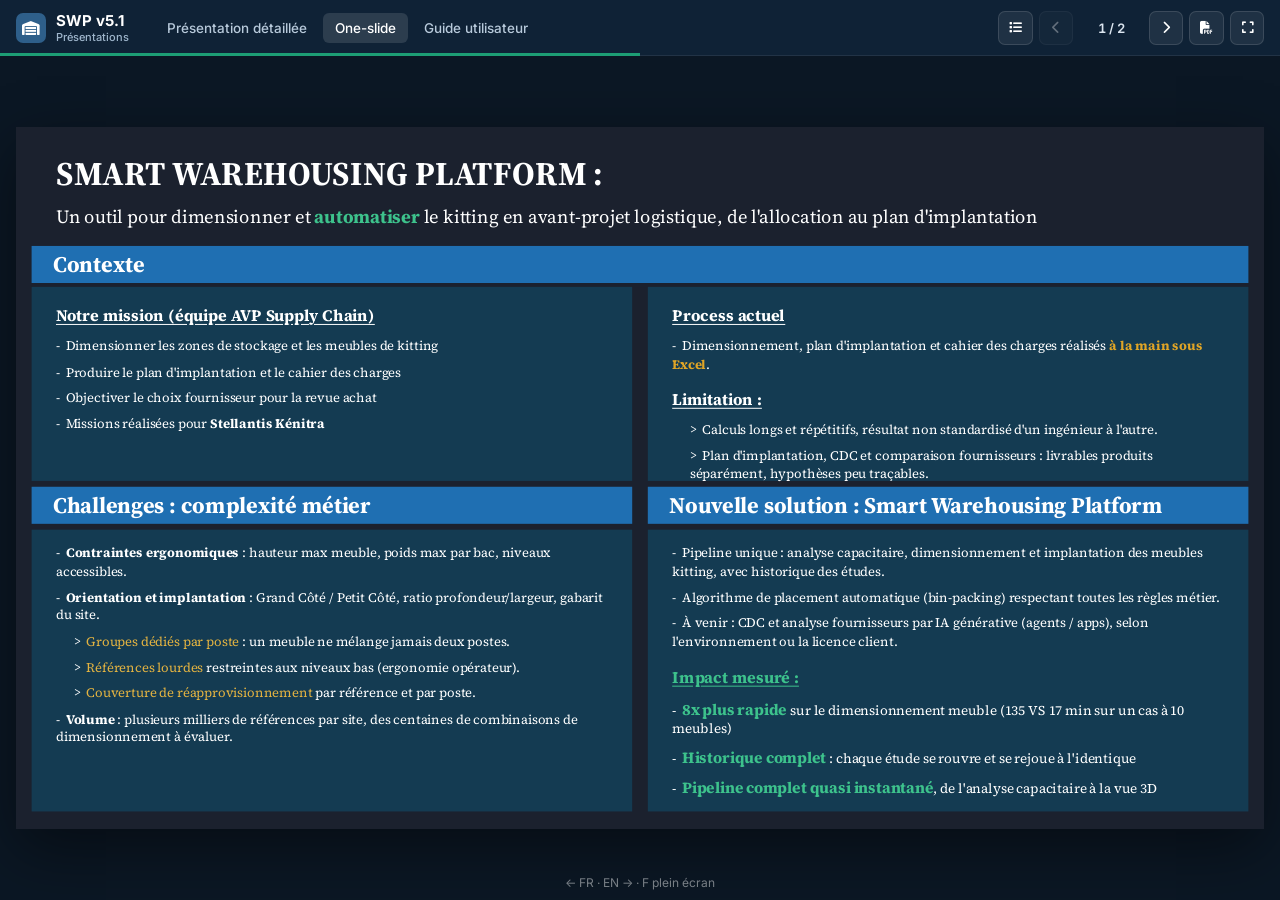
<file: one-slide.html>
<!DOCTYPE html>
<html lang="fr">
<head>
  <meta charset="UTF-8">
  <meta name="viewport" content="width=device-width, initial-scale=1.0">
  <title>One-slide · Smart Warehousing Platform v5.1</title>
  <meta name="description" content="La Smart Warehousing Platform v5.1 en une slide, en français et en anglais.">
  <link rel="icon" href="assets/img/favicon.svg" type="image/svg+xml">
  <link rel="preconnect" href="https://fonts.googleapis.com">
  <link rel="preconnect" href="https://fonts.gstatic.com" crossorigin>
  <link href="https://fonts.googleapis.com/css2?family=Inter:wght@400;500;600;700&family=Source+Serif+4:ital,wght@0,400;0,600;0,700;1,400&display=swap" rel="stylesheet">
  <link rel="stylesheet" href="https://cdnjs.cloudflare.com/ajax/libs/font-awesome/6.5.1/css/all.min.css">
  <link rel="stylesheet" href="assets/css/deck.css">
</head>
<body>
  <header class="topbar">
    <a class="brand" href="index.html" title="Toutes les présentations">
      <span class="brand-mark"><i class="fas fa-warehouse"></i></span>
      <span>SWP v5.1<small>Présentations</small></span>
    </a>
    <nav class="deck-tabs" aria-label="Présentations">
      <a href="details.html">Présentation détaillée</a>
      <a href="one-slide.html" aria-current="page">One-slide</a>
      <a href="guide.html">Guide utilisateur</a>
    </nav>
    <div class="controls">
      <button class="ctl" id="menuBtn" aria-haspopup="true" aria-expanded="false" title="Liste des slides"><i class="fas fa-list"></i></button>
      <button class="ctl" id="prevBtn" title="FR" aria-label="Version française"><i class="fas fa-chevron-left"></i></button>
      <span class="counter" id="counter" aria-live="polite">1 / 2</span>
      <button class="ctl" id="nextBtn" title="EN" aria-label="English version"><i class="fas fa-chevron-right"></i></button>
      <button class="ctl" id="printBtn" title="Imprimer / PDF"><i class="fas fa-file-pdf"></i></button>
      <button class="ctl" id="fullBtn" title="Plein écran (F)"><i class="fas fa-expand"></i></button>
    </div>
    <nav class="slide-menu" id="slideMenu" hidden aria-label="Slides"></nav>
    <div class="progress" id="progress"></div>
  </header>

  <main class="viewport">
    <div class="stage">

      <!-- Version française -->
      <section class="slide os" data-title="Version française" lang="fr">
        <div class="os-title">
          <h1>SMART WAREHOUSING PLATFORM :</h1>
          <p>Un outil pour dimensionner et <span class="mint">automatiser</span> le kitting en avant-projet logistique, de l'allocation au plan d'implantation</p>
        </div>
        <div class="os-band">Contexte</div>
        <div class="os-grid top">
          <div class="os-panel os-top">
            <h4>Notre mission (équipe AVP Supply Chain)</h4>
            <ul>
              <li>-&nbsp; Dimensionner les zones de stockage et les meubles de kitting</li>
              <li>-&nbsp; Produire le plan d'implantation et le cahier des charges</li>
              <li>-&nbsp; Objectiver le choix fournisseur pour la revue achat</li>
              <li>-&nbsp; Missions réalisées pour <b>Stellantis Kénitra</b></li>
            </ul>
          </div>
          <div class="os-panel os-top">
            <h4>Process actuel</h4>
            <ul><li>-&nbsp; Dimensionnement, plan d'implantation et cahier des charges réalisés <span class="gold">à la main sous Excel</span>.</li></ul>
            <h4 class="lim">Limitation :</h4>
            <ul>
              <li class="sub">&gt;&nbsp; Calculs longs et répétitifs, résultat non standardisé d'un ingénieur à l'autre.</li>
              <li class="sub">&gt;&nbsp; Plan d'implantation, CDC et comparaison fournisseurs : livrables produits séparément, hypothèses peu traçables.</li>
            </ul>
          </div>
          <div class="os-band">Challenges : complexité métier</div>
          <div class="os-band">Nouvelle solution : Smart Warehousing Platform</div>
          <div class="os-panel os-bottom">
            <ul>
              <li>-&nbsp; <b>Contraintes ergonomiques</b> : hauteur max meuble, poids max par bac, niveaux accessibles.</li>
              <li>-&nbsp; <b>Orientation et implantation</b> : Grand Côté / Petit Côté, ratio profondeur/largeur, gabarit du site.</li>
              <li class="sub">&gt;&nbsp; <span class="yellow">Groupes dédiés par poste</span> : un meuble ne mélange jamais deux postes.</li>
              <li class="sub">&gt;&nbsp; <span class="yellow">Références lourdes</span> restreintes aux niveaux bas (ergonomie opérateur).</li>
              <li class="sub">&gt;&nbsp; <span class="yellow">Couverture de réapprovisionnement</span> par référence et par poste.</li>
              <li>-&nbsp; <b>Volume</b> : plusieurs milliers de références par site, des centaines de combinaisons de dimensionnement à évaluer.</li>
            </ul>
          </div>
          <div class="os-panel os-bottom">
            <ul>
              <li>-&nbsp; Pipeline unique : analyse capacitaire, dimensionnement et implantation des meubles kitting, avec historique des études.</li>
              <li>-&nbsp; Algorithme de placement automatique (bin-packing) respectant toutes les règles métier.</li>
              <li>-&nbsp; À venir : CDC et analyse fournisseurs par IA générative (agents / apps), selon l'environnement ou la licence client.</li>
            </ul>
            <h4 class="mint" style="margin-top: 16px;">Impact mesuré :</h4>
            <ul>
              <li class="big">-&nbsp; <b>8x plus rapide</b> sur le dimensionnement meuble (135 VS 17 min sur un cas à 10 meubles)</li>
              <li class="big">-&nbsp; <b>Historique complet</b> : chaque étude se rouvre et se rejoue à l'identique</li>
              <li class="big">-&nbsp; <b>Pipeline complet quasi instantané</b>, de l'analyse capacitaire à la vue 3D</li>
            </ul>
          </div>
        </div>
      </section>

      <!-- English version -->
      <section class="slide os" data-title="English version" lang="en">
        <div class="os-title">
          <h1>SMART WAREHOUSING PLATFORM:</h1>
          <p>A tool to size and <span class="mint">automate</span> kitting in logistics pre-project studies, from allocation to rack layout</p>
        </div>
        <div class="os-band">Context</div>
        <div class="os-grid top">
          <div class="os-panel os-top">
            <h4>Our mission (AVP Supply Chain team)</h4>
            <ul>
              <li>-&nbsp; Size storage areas and kitting racks</li>
              <li>-&nbsp; Produce the layout plan and the specifications document</li>
              <li>-&nbsp; Objectify supplier selection for the purchasing review</li>
              <li>-&nbsp; Missions delivered for <b>Stellantis Kenitra</b></li>
            </ul>
          </div>
          <div class="os-panel os-top">
            <h4>Current process</h4>
            <ul><li>-&nbsp; Sizing, layout plan and specifications document are done <span class="gold">by hand in Excel</span>.</li></ul>
            <h4 class="lim">Limitation:</h4>
            <ul>
              <li class="sub">&gt;&nbsp; Long, repetitive calculations, results not standardized from one engineer to another.</li>
              <li class="sub">&gt;&nbsp; Layout plan, specifications and supplier comparison: deliverables produced separately, assumptions barely traceable.</li>
            </ul>
          </div>
          <div class="os-band">Challenges: business complexity</div>
          <div class="os-band">New solution: Smart Warehousing Platform</div>
          <div class="os-panel os-bottom">
            <ul>
              <li>-&nbsp; <b>Ergonomic constraints</b>: max rack height, max bin weight, accessible levels.</li>
              <li>-&nbsp; <b>Orientation and layout</b>: long side / short side, depth-to-width ratio, site envelope.</li>
              <li class="sub">&gt;&nbsp; <span class="yellow">Dedicated groups per workstation</span>: a rack never mixes two workstations.</li>
              <li class="sub">&gt;&nbsp; <span class="yellow">Heavy references</span> restricted to the lower levels (operator ergonomics).</li>
              <li class="sub">&gt;&nbsp; <span class="yellow">Replenishment coverage</span> per reference and per workstation.</li>
              <li>-&nbsp; <b>Scale</b>: several thousand references per site, hundreds of sizing combinations to evaluate.</li>
            </ul>
          </div>
          <div class="os-panel os-bottom">
            <ul>
              <li>-&nbsp; Single pipeline: capacity analysis, kitting rack dimensioning and layout, with a history of every study.</li>
              <li>-&nbsp; Automated placement algorithm (bin-packing) enforcing all business rules.</li>
              <li>-&nbsp; Coming next: specifications and supplier analysis with generative AI (agents / apps), subject to the client's environment or licence.</li>
            </ul>
            <h4 class="mint" style="margin-top: 16px;">Measured impact:</h4>
            <ul>
              <li class="big">-&nbsp; <b>8x faster</b> on rack sizing (135 VS 17 min on a 10-rack case)</li>
              <li class="big">-&nbsp; <b>Full history</b>: every study reopens and reruns with its file and parameters</li>
              <li class="big">-&nbsp; <b>Near-instant full pipeline</b>, from capacity analysis to the 3D view</li>
            </ul>
          </div>
        </div>
      </section>

    </div>
    <p class="hint">← FR · EN → · F plein écran</p>
  </main>

  <script src="assets/js/deck.js"></script>
</body>
</html>
</file>
<file: assets/css/site.css>
/* Page d'accueil : regroupe les présentations de la Smart Warehousing Platform v5.1 */
:root {
  --navy: #1A3A5C;
  --navy-deep: #0F2236;
  --blue: #2E5F8A;
  --green: #1D9E75;
  --mint: #3DC28C;
  --gold: #D4A02A;
  --ice: #D6E4F0;
  --line: #E1E6EC;
  --ink: #1F2933;
  --muted: #5F6B78;
  --bg: #F4F7FB;
  --serif: "Source Serif 4", "Times New Roman", Georgia, serif;
  --sans: "Inter", "Segoe UI", system-ui, -apple-system, sans-serif;
}

* { box-sizing: border-box; margin: 0; padding: 0; }
body { font-family: var(--sans); background: var(--bg); color: var(--ink); -webkit-font-smoothing: antialiased; }
a { color: inherit; }
.wrap { max-width: 1180px; margin: 0 auto; padding: 0 24px; }

/* Bandeau */
.hero { background: radial-gradient(1200px 500px at 85% -10%, #24507D 0%, transparent 60%), var(--navy-deep); color: #fff; padding: 22px 0 64px; overflow: hidden; }
.hero-nav { display: flex; align-items: center; justify-content: space-between; gap: 16px; margin-bottom: 56px; }
.logo { display: flex; align-items: center; gap: 10px; font-weight: 700; text-decoration: none; }
.logo-mark { width: 34px; height: 34px; border-radius: 8px; display: grid; place-items: center; background: var(--blue); }
.hero-nav nav { display: flex; gap: 6px; flex-wrap: wrap; }
.hero-nav nav a { color: #B8CADB; text-decoration: none; font-size: 14px; padding: 7px 12px; border-radius: 6px; }
.hero-nav nav a:hover { color: #fff; background: rgba(255, 255, 255, .08); }
.hero-grid { display: grid; grid-template-columns: 1.05fr 1fr; gap: 48px; align-items: center; }
.eyebrow { display: inline-flex; align-items: center; gap: 8px; font-size: 13px; font-weight: 600; letter-spacing: .08em; text-transform: uppercase; color: var(--mint); }
.hero h1 { font: 700 46px/1.1 var(--serif); margin: 14px 0 18px; }
.hero p.lead { font-size: 18px; line-height: 1.6; color: #C9D7E4; max-width: 540px; }
.hero-actions { display: flex; gap: 12px; margin-top: 30px; flex-wrap: wrap; }
.btn { display: inline-flex; align-items: center; gap: 9px; padding: 12px 20px; border-radius: 8px; font-weight: 600; font-size: 15px; text-decoration: none; transition: transform .15s ease, background .15s ease; }
.btn:hover { transform: translateY(-1px); }
.btn-primary { background: var(--green); color: #fff; }
.btn-primary:hover { background: #18866A; }
.btn-ghost { background: rgba(255, 255, 255, .08); color: #fff; border: 1px solid rgba(255, 255, 255, .18); }
.btn-ghost:hover { background: rgba(255, 255, 255, .14); }
.btn:focus-visible, .deck-card a:focus-visible, .hero-nav a:focus-visible { outline: 2px solid var(--mint); outline-offset: 2px; }

.browser { background: #fff; border-radius: 10px; box-shadow: 0 30px 70px rgba(0, 0, 0, .45); overflow: hidden; transform: perspective(1400px) rotateY(-6deg); }
.browser-bar { height: 28px; background: #E9EEF3; display: flex; align-items: center; gap: 6px; padding: 0 12px; }
.browser-bar i { width: 10px; height: 10px; border-radius: 50%; background: #C5CED8; }
.browser img { display: block; width: 100%; }

/* Sections */
section.block { padding: 64px 0 8px; }
.block-head { display: flex; align-items: end; justify-content: space-between; gap: 16px; margin-bottom: 26px; }
.block-head h2 { font: 700 30px var(--serif); color: var(--navy); }
.block-head p { color: var(--muted); font-size: 15px; }

.decks { display: grid; grid-template-columns: repeat(3, 1fr); gap: 24px; }
.deck-card { background: #fff; border: 1px solid var(--line); border-radius: 12px; overflow: hidden; display: flex; flex-direction: column; transition: box-shadow .2s ease, transform .2s ease; }
.deck-card:hover { box-shadow: 0 16px 40px rgba(16, 42, 67, .12); transform: translateY(-3px); }
.thumb { display: block; aspect-ratio: 16 / 9; background: var(--navy); border-bottom: 1px solid var(--line); overflow: hidden; }
.thumb img { width: 100%; height: 100%; object-fit: cover; display: block; transition: transform .3s ease; }
.deck-card:hover .thumb img { transform: scale(1.03); }
.deck-body { padding: 20px 22px 22px; display: flex; flex-direction: column; gap: 10px; flex: 1; }
.meta { display: flex; gap: 8px; flex-wrap: wrap; }
.pill { font-size: 12px; font-weight: 600; color: var(--blue); background: #E8F0F8; border-radius: 999px; padding: 3px 10px; }
.pill.lang { color: #0F6B50; background: #E3F5EE; }
.deck-card h3 { font: 700 21px var(--serif); color: var(--navy); }
.deck-card p { color: var(--muted); font-size: 14.5px; line-height: 1.55; flex: 1; }
.deck-links { display: flex; gap: 10px; flex-wrap: wrap; margin-top: 6px; }
.deck-links a { font-size: 14px; font-weight: 600; text-decoration: none; padding: 9px 14px; border-radius: 7px; background: var(--navy); color: #fff; display: inline-flex; gap: 8px; align-items: center; }
.deck-links a.alt { background: #fff; color: var(--navy); border: 1px solid var(--line); }
.deck-links a:hover { filter: brightness(1.08); }

.flow { display: grid; grid-template-columns: repeat(4, 1fr); gap: 16px; }
.flow-item { background: #fff; border: 1px solid var(--line); border-top: 5px solid var(--accent); border-radius: 10px; padding: 20px; }
.flow-item .n { font: 700 13px var(--sans); color: var(--accent); letter-spacing: .06em; text-transform: uppercase; }
.flow-item h4 { font: 700 18px var(--serif); color: var(--navy); margin: 8px 0 6px; }
.flow-item p { font-size: 14px; color: var(--muted); line-height: 1.5; }
.flow-item.future { background: #FFFBF1; }

.keys { margin-top: 22px; display: flex; gap: 18px; flex-wrap: wrap; color: var(--muted); font-size: 13.5px; }
kbd { font: 600 12px var(--sans); background: #fff; border: 1px solid var(--line); border-bottom-width: 2px; border-radius: 5px; padding: 2px 7px; color: var(--ink); }

footer.site { margin-top: 64px; padding: 26px 0 34px; border-top: 1px solid var(--line); color: var(--muted); font-size: 14px; }
footer.site .wrap { display: flex; justify-content: space-between; gap: 16px; flex-wrap: wrap; }

@media (max-width: 960px) {
  .hero-grid { grid-template-columns: 1fr; }
  .browser { transform: none; }
  .decks { grid-template-columns: 1fr 1fr; }
  .flow { grid-template-columns: 1fr 1fr; }
}
@media (max-width: 640px) {
  .wrap { padding: 0 16px; }
  .hero { padding-bottom: 44px; }
  .hero-nav { margin-bottom: 36px; }
  .hero-nav nav { display: none; }
  .hero h1 { font-size: 34px; }
  .decks, .flow { grid-template-columns: 1fr; }
  .block-head { flex-direction: column; align-items: start; }
}
</file>
<file: assets/css/deck.css>
/* =========================================================================
   Decks Smart Warehousing Platform v5.1 — habillage commun
   Slides au format 1280 × 720 (16:9), mises à l'échelle par deck.js.
   ========================================================================= */

:root {
  --navy: #1A3A5C;
  --navy-deep: #0F2236;
  --blue: #2E5F8A;
  --green: #1D9E75;
  --gold: #D4A02A;
  --red: #C0504D;
  --ice: #D6E4F0;
  --line: #DEE2E6;
  --ink: #1F2933;
  --text: #212529;
  --muted: #6C757D;
  --soft: #F4F7FB;

  /* One-slide (fond sombre) */
  --os-bg: #1B212E;
  --os-band: #1F6FB2;
  --os-panel: #143B52;
  --os-mint: #3DC28C;
  --os-gold: #E0A526;
  --os-yellow: #E3B341;

  --serif: "Source Serif 4", "Times New Roman", Georgia, serif;
  --sans: "Inter", "Segoe UI", system-ui, -apple-system, sans-serif;
}

* { box-sizing: border-box; margin: 0; padding: 0; }

html, body { height: 100%; }

body {
  font-family: var(--sans);
  background: #0B1724;
  color: var(--text);
  display: flex;
  flex-direction: column;
  overflow: hidden;
  -webkit-font-smoothing: antialiased;
}

/* ---------- Barre supérieure ---------- */
.topbar {
  position: relative;
  display: flex;
  align-items: center;
  gap: 18px;
  height: 56px;
  padding: 0 16px;
  background: var(--navy-deep);
  color: #fff;
  border-bottom: 1px solid rgba(255, 255, 255, .08);
  flex-shrink: 0;
  z-index: 20;
}

.brand {
  display: flex;
  align-items: center;
  gap: 10px;
  color: #fff;
  text-decoration: none;
  font-weight: 700;
  font-size: 15px;
  white-space: nowrap;
}
.brand-mark {
  width: 30px; height: 30px; border-radius: 7px;
  display: grid; place-items: center;
  background: var(--blue); font-size: 14px;
}
.brand small { display: block; font-weight: 500; font-size: 11px; color: #9FB6CC; }

.deck-tabs { display: flex; gap: 4px; margin-left: 8px; }
.deck-tabs a {
  color: #B8CADB;
  text-decoration: none;
  font-size: 13.5px;
  font-weight: 500;
  padding: 7px 12px;
  border-radius: 6px;
  white-space: nowrap;
}
.deck-tabs a:hover { background: rgba(255, 255, 255, .07); color: #fff; }
.deck-tabs a[aria-current="page"] { background: rgba(255, 255, 255, .12); color: #fff; }

.controls { margin-left: auto; display: flex; align-items: center; gap: 6px; }
.ctl {
  height: 34px; min-width: 34px; padding: 0 10px;
  display: inline-flex; align-items: center; justify-content: center; gap: 8px;
  background: rgba(255, 255, 255, .07);
  color: #fff;
  border: 1px solid rgba(255, 255, 255, .12);
  border-radius: 7px;
  font: 500 13px var(--sans);
  cursor: pointer;
}
.ctl:hover:not(:disabled) { background: rgba(255, 255, 255, .15); }
.ctl:disabled { opacity: .35; cursor: default; }
.ctl:focus-visible, .deck-tabs a:focus-visible, .brand:focus-visible { outline: 2px solid var(--os-mint); outline-offset: 2px; }
.counter { min-width: 64px; text-align: center; font: 600 13px var(--sans); color: #DCE6F0; font-variant-numeric: tabular-nums; }

.progress { position: absolute; left: 0; bottom: -1px; height: 3px; width: 0; background: var(--green); transition: width .3s ease; }

.slide-menu {
  position: absolute;
  top: 52px; right: 16px;
  width: 360px; max-height: calc(100vh - 80px); overflow: auto;
  background: #fff; color: var(--ink);
  border-radius: 10px;
  box-shadow: 0 18px 40px rgba(0, 0, 0, .35);
  padding: 6px;
}
.slide-menu a {
  display: flex; gap: 12px; align-items: baseline;
  padding: 8px 10px; border-radius: 6px;
  color: var(--ink); text-decoration: none; font-size: 13.5px;
}
.slide-menu a span { color: var(--muted); font-variant-numeric: tabular-nums; min-width: 18px; text-align: right; font-size: 12px; }
.slide-menu a:hover { background: var(--soft); }
.slide-menu a.is-current { background: var(--ice); font-weight: 600; }

/* ---------- Scène ---------- */
.viewport { position: relative; flex: 1; overflow: hidden; }
.stage {
  position: absolute; left: 50%; top: 50%;
  width: 1280px; height: 720px;
  transform-origin: center center;
}
.slide {
  position: absolute; inset: 0;
  overflow: hidden;
  background: #fff;
  box-shadow: 0 20px 60px rgba(0, 0, 0, .45);
  opacity: 0; visibility: hidden;
  transition: opacity .35s ease, visibility .35s;
}
.slide.is-active { opacity: 1; visibility: visible; }
body:not(.is-ready) .slide { transition: none; }

.hint {
  position: absolute; bottom: 10px; left: 50%; transform: translateX(-50%);
  font-size: 12px; color: rgba(255, 255, 255, .45); white-space: nowrap; pointer-events: none;
}
body.is-full .topbar { display: none; }
body.is-full .hint { display: none; }

/* ---------- Petits écrans : défilement vertical ---------- */
@media (max-width: 759px) {
  .deck-tabs, #prevBtn, #nextBtn, #fullBtn, #printBtn, .brand small, .hint { display: none !important; }
  .topbar { gap: 10px; }
  .slide-menu { left: 12px; right: 12px; width: auto; }
}
body.is-scroll { overflow: auto; height: auto; }
body.is-scroll .topbar { position: sticky; top: 0; }
body.is-scroll .viewport { overflow: hidden; padding: 12px 0 24px; }
body.is-scroll .stage { position: static; transform: none !important; width: 100%; height: auto; }
body.is-scroll .slide {
  position: relative; inset: auto;
  width: 1280px; height: 720px;
  opacity: 1; visibility: visible;
  transform: scale(var(--s, .3)); transform-origin: top left;
  margin-bottom: calc(720px * (var(--s, .3) - 1) + 12px);
  box-shadow: none;
}

/* =========================================================================
   Composants des slides (decks clairs)
   ========================================================================= */
.slide h1, .slide h2, .slide h3, .slide h4 { font-family: var(--serif); }

.a-blue { --accent: var(--blue); }
.a-navy { --accent: var(--navy); }
.a-green { --accent: var(--green); }
.a-gold { --accent: var(--gold); }
.a-red { --accent: var(--red); }

/* En-tête de slide */
.sl-head {
  position: absolute; left: 0; right: 0; top: 0; height: 121px;
  background: var(--navy);
  border-bottom: 4px solid var(--blue);
  padding: 0 61px;
  color: #fff;
  display: flex; align-items: center; gap: 26px;
}
.sl-head h2 { font-size: 34px; font-weight: 700; line-height: 1.15; }
.sl-head p { font-size: 18px; color: var(--ice); margin-top: 6px; font-family: var(--serif); }
.badge-sq {
  width: 55px; height: 55px; flex-shrink: 0;
  display: grid; place-items: center;
  background: var(--blue); color: #fff;
  font: 700 28px var(--serif);
}

.sl-body { position: absolute; left: 0; right: 0; top: 125px; bottom: 46px; padding: 38px 58px 0; }
.sl-body.center { display: flex; flex-direction: column; justify-content: center; padding-top: 0; padding-bottom: 26px; }
.sl-body.center .pipeline { margin-top: 0; }
.sl-foot {
  position: absolute; left: 61px; right: 61px; bottom: 16px;
  display: flex; justify-content: space-between;
  font: 11.5px var(--serif); color: var(--muted);
}

.lead { font-family: var(--serif); font-size: 17px; line-height: 1.5; color: var(--text); margin-bottom: 26px; }

/* Cartes */
.grid-2 { display: grid; grid-template-columns: 1fr 1fr; gap: 24px; }
.grid-3 { display: grid; grid-template-columns: repeat(3, 1fr); gap: 24px; }
.card {
  position: relative;
  background: #fff;
  border: 1px solid var(--line);
  padding: 22px 26px 22px 36px;
}
.card::before { content: ""; position: absolute; left: 0; top: 0; bottom: 0; width: 9px; background: var(--accent, var(--blue)); }
.card.top { padding: 28px 26px 22px; }
.card.top::before { right: 0; bottom: auto; width: auto; height: 9px; }
.card h3 { font-size: 20px; font-weight: 700; color: var(--navy); line-height: 1.25; margin-bottom: 9px; }
.card p { font-size: 14.5px; line-height: 1.55; color: var(--text); }
.card.filled { background: var(--navy); border: none; padding: 24px 30px; }
.card.filled::before { display: none; }
.card.filled h3 { color: #fff; }
.card.filled p { color: var(--ice); }
.card .tag {
  display: inline-block; margin-bottom: 10px;
  font: 600 11px var(--sans); letter-spacing: .08em; text-transform: uppercase;
  color: #8A6410; background: #FBF1DA; padding: 3px 8px; border-radius: 3px;
}

.notice { background: var(--ice); padding: 18px 38px; }
.notice h3 { font-size: 18px; color: var(--navy); margin-bottom: 4px; }
.notice p { font-size: 14px; color: var(--text); }

.caption { text-align: center; font: italic 16.5px/1.5 var(--serif); color: var(--muted); }

/* Couverture et conclusion */
.cover { background: var(--navy); color: #fff; }
.cover-inner { position: absolute; left: 104px; right: 104px; top: 168px; }
.cover .kicker { font: 600 15px var(--sans); letter-spacing: .14em; color: var(--ice); margin-bottom: 16px; }
.cover h1 { font-size: 58px; font-weight: 700; letter-spacing: .01em; line-height: 1.1; }
.cover .sub { font: 24px var(--serif); color: var(--ice); margin-top: 16px; }
.cover .tagline { font: italic 18px var(--serif); color: var(--ice); margin-top: 26px; }
.cover-rule { position: absolute; left: 0; right: 0; top: 514px; height: 8px; background: var(--green); }
.cover-by { position: absolute; left: 104px; top: 550px; font-family: var(--serif); }
.cover-by strong { display: block; font-size: 18px; }
.cover-by span { display: block; margin-top: 6px; font-size: 14px; color: var(--ice); }
.closing h1 { font-size: 40px; line-height: 1.35; }
.closing .chips { margin-top: 30px; display: flex; gap: 10px; flex-wrap: wrap; }
.closing .chips span {
  font: 500 14px var(--sans); color: #fff;
  border: 1px solid rgba(255, 255, 255, .3); border-radius: 999px; padding: 6px 14px;
}

/* Pipeline (3 étapes) */
.pipeline { display: flex; align-items: stretch; gap: 10px; margin-top: 64px; }
.pipeline .card { flex: 1; min-height: 272px; }
.pipeline .num {
  width: 65px; height: 65px; margin-bottom: 26px;
  display: grid; place-items: center;
  background: var(--accent); color: #fff; font: 700 32px var(--serif);
}
.pipeline h3 { font-size: 24px; line-height: 1.3; }
.pipeline p { color: var(--muted); font-size: 15px; font-family: var(--serif); }
.chev { align-self: center; color: var(--ice); font-size: 30px; }

/* Avant / après */
.ba { display: grid; grid-template-columns: 1fr 44px 1fr; align-items: stretch; }
.ba .chev { color: var(--navy); font-size: 24px; text-align: center; }
.ba h3 { font-size: 18px; margin-bottom: 16px; color: var(--accent); }
.ba-item { margin-bottom: 14px; }
.ba-item strong { display: block; font: 700 15px var(--serif); color: var(--ink); }
.ba-item span { font-size: 13px; color: var(--muted); }
.ba .total { font: 700 17px var(--serif); color: var(--accent); margin-top: 18px; }
.ba .total small { display: block; font: italic 12.5px var(--serif); color: var(--muted); }
.ba-foot { margin-top: 26px; text-align: center; font: 700 16.5px var(--serif); color: var(--navy); }

/* Chiffres */
.stat .big { font: 700 46px/1.05 var(--serif); color: var(--accent); margin-bottom: 12px; }
.stat h4 { font-size: 18px; color: var(--navy); margin-bottom: 8px; }
.stat p { color: var(--muted); font-size: 14.5px; line-height: 1.65; font-family: var(--serif); }

/* Évolution */
.evo { display: flex; gap: 6px; align-items: stretch; }
.evo .card { flex: 1; min-height: 352px; }
.evo .chev { font-size: 20px; }
.ver { display: inline-block; padding: 7px 18px; margin-bottom: 22px; background: var(--accent); color: #fff; font: 700 20px var(--serif); }
.evo h3 { font-size: 17.5px; color: var(--ink); }

/* =========================================================================
   Guide utilisateur
   ========================================================================= */
.split { display: grid; grid-template-columns: 500px 1fr; gap: 38px; height: 100%; }
.steps { display: flex; flex-direction: column; gap: 24px; }
.st { display: grid; grid-template-columns: 44px 1fr; gap: 18px; align-items: start; }
.st .dot {
  width: 44px; height: 44px; border-radius: 50%;
  display: grid; place-items: center;
  background: var(--blue); color: #fff; font: 700 17px var(--serif);
}
.st h4 { font-size: 18px; color: var(--ink); line-height: 1.3; }
.st p { font: 15px/1.45 var(--serif); color: var(--muted); }
.callout { position: relative; margin-top: 36px; border: 1px solid var(--line); padding: 16px 22px 18px 34px; }
.callout::before { content: ""; position: absolute; left: 0; top: 0; bottom: 0; width: 7px; background: var(--accent, var(--green)); }
.callout h4 { font-size: 17px; color: var(--accent, var(--green)); margin-bottom: 6px; }
.callout p { font: 14.5px/1.5 var(--serif); color: var(--text); }

.shots { display: flex; flex-direction: column; gap: 16px; justify-content: flex-start; align-items: flex-end; min-height: 0; }
.shot {
  display: block; max-width: 100%; max-height: 100%;
  border: 1px solid var(--line); border-radius: 6px;
  box-shadow: 0 10px 28px rgba(16, 42, 67, .14);
  background: #fff;
}
.shots.pair { flex-direction: row; align-items: flex-start; justify-content: flex-end; }
.shots.pair .shot { width: 48%; }
.shots.pair .shot:last-child { margin-top: 110px; }

.toc { list-style: none; padding: 0 30px; }
.toc li { display: grid; grid-template-columns: 54px 1fr 90px; align-items: baseline; padding: 12px 0; border-bottom: 1px dashed var(--line); font-family: var(--serif); }
.toc b { color: var(--blue); font-size: 18px; }
.toc a { color: var(--ink); text-decoration: none; font-size: 18px; }
.toc a:hover { color: var(--blue); text-decoration: underline; }
.toc span { text-align: right; color: var(--muted); font-size: 14px; }

.chips-list { list-style: none; display: flex; flex-direction: column; gap: 10px; margin-top: 12px; }
.chips-list li { display: flex; flex-wrap: wrap; gap: 6px; }
.chips-list code {
  font: 500 12.5px "JetBrains Mono", Consolas, monospace;
  background: var(--soft); border: 1px solid var(--line); border-radius: 4px; padding: 3px 8px; color: var(--ink);
}
.chips-list .opt code { color: var(--muted); font-style: italic; }
.chips-list .opt::before { content: "Optionnel :"; font: italic 13px var(--serif); color: var(--muted); margin-right: 2px; align-self: center; }

.rows { display: flex; flex-direction: column; gap: 12px; }
.row-card { position: relative; display: grid; grid-template-columns: 300px 1fr; align-items: center; border: 1px solid var(--line); padding: 18px 26px 18px 34px; }
.row-card::before { content: ""; position: absolute; left: 0; top: 0; bottom: 0; width: 7px; background: var(--accent, var(--navy)); }
.row-card h4 { font-size: 17px; color: var(--navy); }
.row-card p { font: 15px/1.45 var(--serif); color: var(--text); }
.row-card.future { background: #FFFBF1; }
.row-card.future h4 { color: #8A6410; }

.faq h3 { font-size: 20px; color: var(--navy); margin-bottom: 18px; }
.faq dl { display: flex; flex-direction: column; gap: 22px; }
.faq dt { font: 700 16px var(--serif); color: var(--ink); }
.faq dd { font: 14.5px/1.45 var(--serif); color: var(--muted); margin-top: 3px; }
.faq.glossary dt { color: var(--blue); }

/* =========================================================================
   One-slide (fond sombre)
   ========================================================================= */
.os { background: var(--os-bg); color: #fff; padding: 18px 16px 18px; font-family: var(--serif); display: flex; flex-direction: column; }
.slide.os { display: flex; }
.os-grid.top { flex: 1; min-height: 0; grid-template-rows: auto auto 1fr; }
.os-title { padding: 6px 25px 18px; }
.os-title h1 { font-size: 34px; letter-spacing: .01em; }
.os-title p { font-size: 19px; margin-top: 8px; }
.os .mint { color: var(--os-mint); font-weight: 700; }
.os .gold { color: var(--os-gold); font-weight: 700; }
.os .yellow { color: var(--os-yellow); }
.os-band { background: var(--os-band); font: 700 23px var(--serif); padding: 3px 22px; }
.os-grid { display: grid; grid-template-columns: 1fr 1fr; gap: 6px 16px; }
.os-grid.top { margin-top: 4px; }
.os-panel { background: var(--os-panel); padding: 14px 25px; }
.os-panel h4 { font-size: 16.5px; text-decoration: underline; text-underline-offset: 3px; margin: 4px 0 10px; }
.os-panel h4.mint { color: var(--os-mint); }
.os-panel ul { list-style: none; display: flex; flex-direction: column; gap: 8px; }
.os-panel li { font-size: 13.3px; line-height: 1.4; }
.os-panel li.sub { padding-left: 18px; }
.os-panel li.big { font-size: 13.8px; }
.os-panel li.big b { font-size: 16px; color: var(--os-mint); }
.os-top { min-height: 190px; }
.os-panel .lim { margin-top: 16px; }

/* =========================================================================
   Impression / PDF : une slide par page
   ========================================================================= */
@media print {
  @page { size: 1280px 720px; margin: 0; }
  html, body { height: auto; overflow: visible; background: #fff; display: block; }
  .topbar, .hint { display: none !important; }
  .viewport { overflow: visible; }
  .stage { position: static; transform: none !important; width: 1280px; height: auto; }
  .slide {
    position: relative; inset: auto; width: 1280px; height: 720px;
    opacity: 1; visibility: visible; box-shadow: none; transform: none !important; margin: 0 !important;
    break-after: page; page-break-after: always;
    -webkit-print-color-adjust: exact; print-color-adjust: exact;
  }
}
</file>
